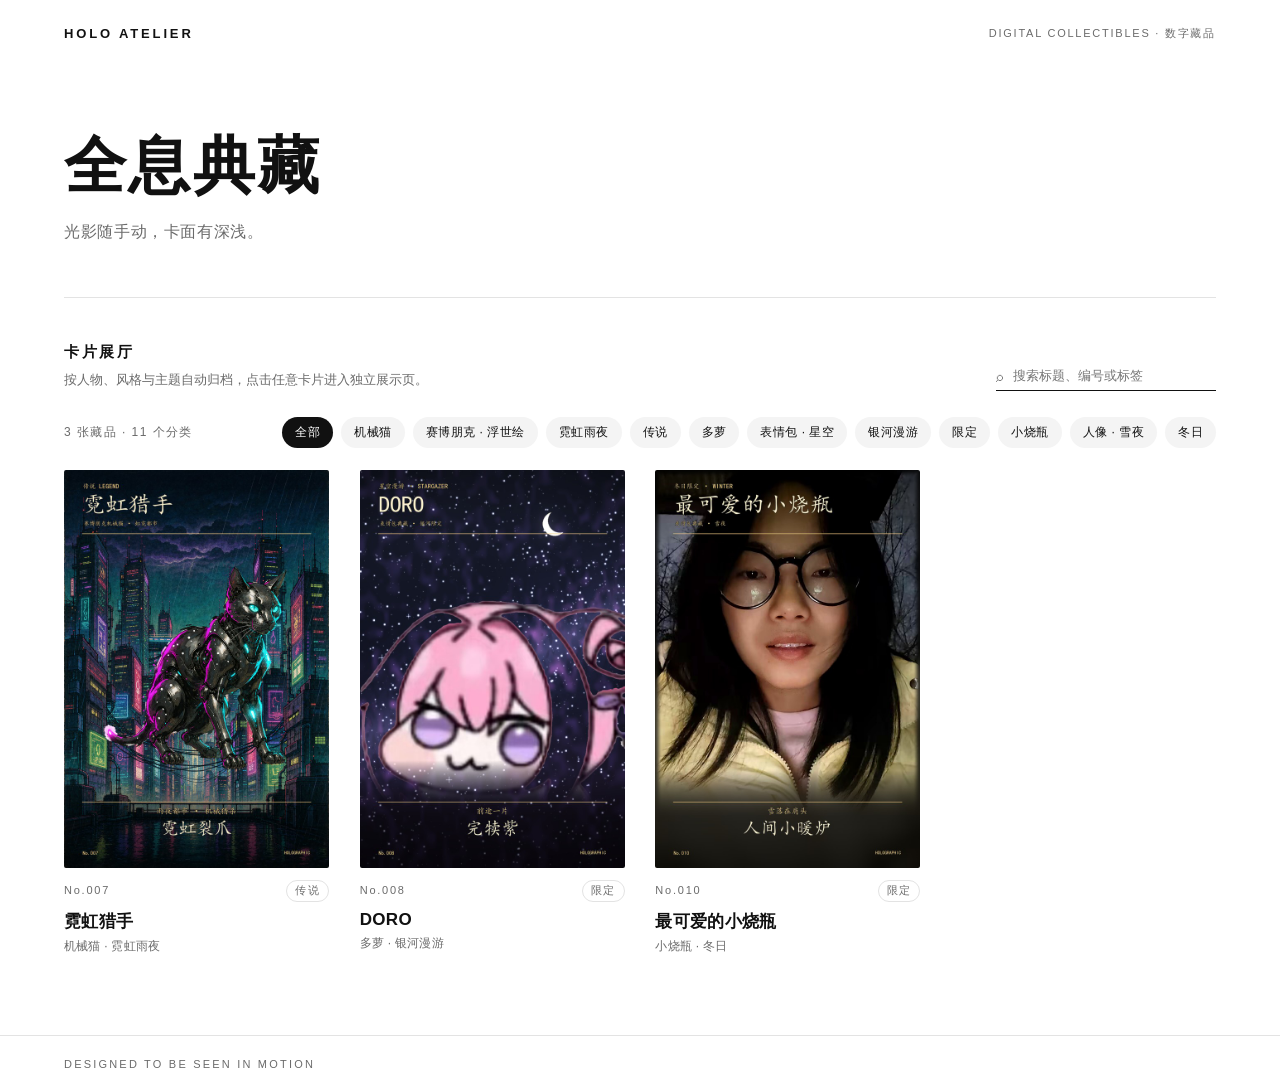
<file: index.html>
<!doctype html>
<html lang="zh-CN">
<head>
  <meta charset="utf-8">
  <meta name="viewport" content="width=device-width,initial-scale=1">
  <meta name="theme-color" content="#ffffff">
  <title>全息典藏 · HOLO ATELIER</title>
  <link rel="icon" href="data:image/svg+xml,%3Csvg xmlns=%27http://www.w3.org/2000/svg%27 viewBox=%270 0 32 32%27%3E%3Crect width=%2732%27 height=%2732%27 fill=%27%23111%27/%3E%3C/svg%3E">
  <link rel="stylesheet" href="./gallery.css">
</head>
<body>
  <header class="topbar">
    <a class="wordmark" href="./">HOLO ATELIER</a>
    <span class="kind" id="kind">DIGITAL COLLECTIBLES · 数字藏品</span>
  </header>

  <main>
    <section class="hero">
      <h1 id="brand-cn">全息典藏</h1>
      <p class="tagline" id="tagline">光影随手动，卡面有深浅。</p>
    </section>

    <section class="gallery" aria-labelledby="gallery-title">
      <div class="gallery-head">
        <div>
          <h2 id="gallery-title">卡片展厅</h2>
          <p class="note" id="gallery-note">按人物、风格与主题自动归档，点击任意卡片进入独立展示页。</p>
        </div>
        <label class="search">
          <span aria-hidden="true">⌕</span>
          <input id="search" type="search" placeholder="搜索标题、编号或标签" autocomplete="off">
        </label>
      </div>

      <div class="bar">
        <p class="stats" id="stats">正在载入…</p>
        <div class="chips" id="chips" role="group" aria-label="按分类筛选"></div>
      </div>

      <div class="grid" id="grid"></div>
      <p class="empty" id="empty" hidden>没有找到符合条件的卡片。</p>
    </section>
  </main>

  <footer>
    <span id="footer">DESIGNED TO BE SEEN IN MOTION</span>
  </footer>

  <script type="module" src="./gallery.js"></script>
</body>
</html>
</file>
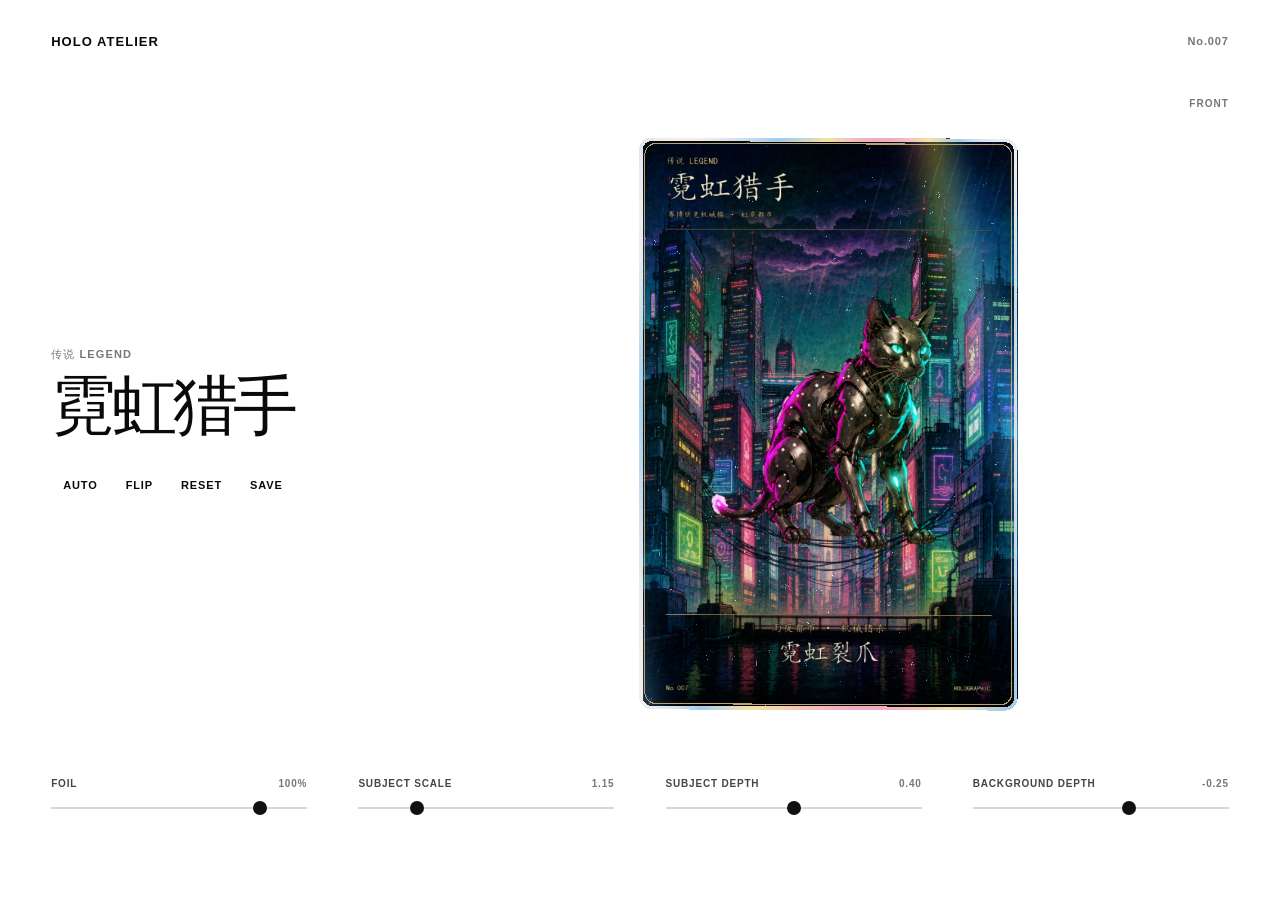
<file: cards/no-007/index.html>
<!doctype html>
<html lang="en">
<head>
  <meta charset="utf-8">
  <meta name="viewport" content="width=device-width,initial-scale=1">
  <meta name="theme-color" content="#ffffff">
  <link rel="icon" href="data:image/svg+xml,%3Csvg xmlns=%27http://www.w3.org/2000/svg%27 viewBox=%270 0 32 32%27%3E%3Crect width=%2732%27 height=%2732%27 fill=%27%23111%27/%3E%3C/svg%3E">
  <title>HOLO CARD STUDIO</title>
  <link rel="stylesheet" href="./style.css">
  <script type="importmap">{"imports":{"three":"../../vendor/three.module.js","three/addons/":"../../vendor/addons/"}}</script>
</head>
<body>
  <header class="topbar">
    <a class="wordmark" href="../../index.html" aria-label="返回展厅">HOLO ATELIER</a>
    <span id="edition" class="edition">001 / 001</span>
  </header>

  <main>
    <section class="identity" aria-labelledby="card-title">
      <p id="subtitle" class="kicker">COLLECTIBLE CARD</p>
      <h1 id="card-title">CARD TITLE</h1>
      <div class="actions" aria-label="Card actions">
        <button id="auto" type="button" aria-pressed="false">AUTO</button>
        <button id="flip" type="button">FLIP</button>
        <button id="reset" type="button">RESET</button>
        <button id="save" type="button">SAVE</button>
      </div>
    </section>

    <section class="display" aria-label="Interactive holographic card">
      <div id="stage" tabindex="0" role="img" aria-label="Drag to rotate the card. Scroll to zoom. Press F to flip and R to reset.">
        <div id="loading" role="status">LOADING</div>
      </div>
      <output id="view-label" class="view-label">FRONT</output>
    </section>
  </main>

  <section class="controls" aria-label="Card controls">
    <label>
      <span>FOIL <output id="foil-value">65%</output></span>
      <input id="foil" type="range" min="0" max="1.2" step="0.01" value="0.65">
    </label>
    <label>
      <span>SUBJECT SCALE <output id="scale-value">1.25</output></span>
      <input id="scale" type="range" min="1" max="1.7" step="0.01" value="1.25">
    </label>
    <label>
      <span>SUBJECT DEPTH <output id="depth-value">0.40</output></span>
      <input id="depth" type="range" min="0" max="0.8" step="0.01" value="0.4">
    </label>
    <label>
      <span>BACKGROUND DEPTH <output id="bg-depth-value">−0.25</output></span>
      <input id="bg-depth" type="range" min="-0.65" max="0" step="0.01" value="-0.25">
    </label>
  </section>

  <script type="module" src="./app.js"></script>
</body>
</html>
</file>
<file: gallery.css>
:root {
  --ink: #111111;
  --muted: #6b6b6b;
  --line: #e3e3e3;
  --paper: #ffffff;
  --radius: 2px;
}

* { box-sizing: border-box; }

html, body {
  margin: 0;
  background: var(--paper);
  color: var(--ink);
  font-family: "Helvetica Neue", Arial, "PingFang SC", "Microsoft YaHei", sans-serif;
  -webkit-font-smoothing: antialiased;
}

body {
  display: flex;
  min-height: 100vh;
  flex-direction: column;
}

a { color: inherit; text-decoration: none; }

.topbar {
  display: flex;
  align-items: center;
  justify-content: space-between;
  gap: 16px;
  padding: 26px clamp(20px, 5vw, 72px) 20px;
}

.wordmark {
  font-size: 13px;
  font-weight: 700;
  letter-spacing: .22em;
}

.kind {
  font-size: 11px;
  letter-spacing: .16em;
  color: var(--muted);
  text-transform: uppercase;
}

main {
  flex: 1;
  width: 100%;
  max-width: 1440px;
  margin: 0 auto;
  padding: 0 clamp(20px, 5vw, 72px) 80px;
}

.hero {
  padding: clamp(28px, 7vh, 72px) 0 clamp(28px, 6vh, 56px);
  border-bottom: 1px solid var(--line);
}

.hero h1 {
  margin: 0;
  font-size: clamp(34px, 5.2vw, 62px);
  font-weight: 800;
  letter-spacing: .04em;
}

.tagline {
  margin: 14px 0 0;
  font-size: clamp(13px, 1.3vw, 16px);
  color: var(--muted);
  letter-spacing: .04em;
}

.gallery { padding-top: clamp(28px, 5vh, 48px); }

.gallery-head {
  display: flex;
  align-items: flex-end;
  justify-content: space-between;
  gap: 24px;
  flex-wrap: wrap;
}

.gallery-head h2 {
  margin: 0;
  font-size: 15px;
  font-weight: 700;
  letter-spacing: .18em;
}

.note {
  margin: 8px 0 0;
  font-size: 12.5px;
  color: var(--muted);
  max-width: 70ch;
  line-height: 1.7;
  text-wrap: pretty;
}

.search {
  display: flex;
  align-items: center;
  gap: 8px;
  border-bottom: 1px solid var(--ink);
  padding-bottom: 6px;
  min-width: 220px;
}

.search span { color: var(--muted); font-size: 14px; }

.search input {
  border: 0;
  outline: none;
  background: transparent;
  font: inherit;
  font-size: 13px;
  width: 100%;
  color: var(--ink);
}

.bar {
  display: flex;
  align-items: center;
  justify-content: space-between;
  gap: 18px;
  flex-wrap: wrap;
  margin: 26px 0 22px;
}

.stats {
  margin: 0;
  font-size: 12px;
  letter-spacing: .12em;
  color: var(--muted);
  text-transform: uppercase;
}

.chips { display: flex; flex-wrap: wrap; gap: 8px; }

.chip {
  border: 0;
  background: #f4f4f4;
  color: var(--ink);
  font: inherit;
  font-size: 12px;
  letter-spacing: .04em;
  padding: 7px 13px;
  border-radius: 999px;
  cursor: pointer;
  transition: background .18s ease, color .18s ease;
}

.chip:hover { background: #eaeaea; }
.chip[aria-pressed="true"] { background: var(--ink); color: #fff; }

.grid {
  display: grid;
  grid-template-columns: repeat(auto-fill, minmax(232px, 1fr));
  gap: clamp(18px, 2.4vw, 34px);
}

.card { display: block; }

.thumb {
  position: relative;
  aspect-ratio: 2 / 3;
  overflow: hidden;
  background: #f2f2f2;
  border-radius: var(--radius);
}

.thumb img {
  width: 100%;
  height: 100%;
  object-fit: cover;
  display: block;
  transition: transform .5s cubic-bezier(.22,.61,.36,1), filter .35s ease;
}

.card:hover .thumb img { transform: scale(1.035); filter: brightness(1.04); }

.card .row {
  display: flex;
  align-items: baseline;
  justify-content: space-between;
  gap: 10px;
  margin-top: 12px;
}

.card .no {
  font-size: 11px;
  letter-spacing: .16em;
  color: var(--muted);
}

.card .rarity {
  font-size: 10.5px;
  letter-spacing: .12em;
  padding: 3px 8px;
  border: 1px solid var(--line);
  border-radius: 999px;
  color: var(--muted);
}

.card h3 {
  margin: 8px 0 0;
  font-size: 17px;
  font-weight: 700;
  letter-spacing: .02em;
}

.card .meta {
  margin: 5px 0 0;
  font-size: 12px;
  color: var(--muted);
  letter-spacing: .02em;
}

.empty {
  margin: 64px 0;
  text-align: center;
  color: var(--muted);
  font-size: 13px;
  letter-spacing: .06em;
}

footer {
  border-top: 1px solid var(--line);
  padding: 22px clamp(20px, 5vw, 72px);
  font-size: 11px;
  letter-spacing: .2em;
  color: var(--muted);
}

@media (max-width: 560px) {
  .topbar { padding-top: 20px; }
  .grid { grid-template-columns: repeat(auto-fill, minmax(150px, 1fr)); gap: 16px; }
  .card h3 { font-size: 15px; }
  .search { width: 100%; }
}
</file>
<file: cards/no-007/style.css>
@charset "UTF-8";
:root{
  color-scheme:light;
  font-family:Inter,"Helvetica Neue",Arial,"Noto Sans SC",sans-serif;
  font-synthesis:none;
  --ink:#0a0a0a;
  --muted:#777;
  --soft:#f3f3f3;
}
*{box-sizing:border-box}
html,body{margin:0;min-height:100%;background:#fff;color:var(--ink)}
body{padding:0 clamp(22px,4vw,72px) 34px;overflow-x:hidden}
button,a,input{-webkit-tap-highlight-color:transparent}
button{font:inherit;color:inherit}
button:focus-visible,a:focus-visible,#stage:focus-visible,input:focus-visible{outline:2px solid #111;outline-offset:4px}
.topbar{height:82px;display:flex;align-items:center;justify-content:space-between}
.wordmark{color:var(--ink);text-decoration:none;font-size:13px;font-weight:800;letter-spacing:.08em}
.edition{font-size:11px;font-weight:600;letter-spacing:.08em;color:var(--muted)}
main{width:min(1500px,100%);min-height:calc(100vh - 238px);margin:0 auto;display:grid;grid-template-columns:minmax(280px,32%) 1fr;align-items:center}
.identity{padding:24px clamp(18px,3vw,56px) 24px 0;align-self:center;position:relative;z-index:3}
.kicker{margin:0 0 15px;font-size:11px;font-weight:650;letter-spacing:.1em;color:var(--muted);text-transform:uppercase}
h1{margin:0;max-width:520px;font-size:clamp(48px,5.1vw,88px);font-weight:850;line-height:.88;letter-spacing:-.065em;overflow-wrap:anywhere}
.actions{display:flex;flex-wrap:wrap;gap:4px;margin-top:34px}
.actions button{border:0;background:transparent;padding:10px 12px;font-size:11px;font-weight:700;letter-spacing:.08em;cursor:pointer;transition:background-color .16s ease,color .16s ease}
.actions button:hover,.actions button[aria-pressed="true"]{background:var(--ink);color:#fff}
.display{position:relative;min-width:0;height:min(76vh,820px);min-height:560px;isolation:isolate}
#stage{position:absolute;inset:0;touch-action:none;cursor:grab}
#stage:active{cursor:grabbing}
#stage canvas{display:block;width:100%;height:100%}
#loading{position:absolute;inset:0;display:grid;place-items:center;font-size:10px;font-weight:700;letter-spacing:.15em;color:var(--muted);white-space:pre-wrap;text-align:center}
.view-label{position:absolute;right:0;top:16px;font-size:10px;font-weight:700;letter-spacing:.1em;color:var(--muted);pointer-events:none}
.controls{width:min(1500px,100%);margin:12px auto 0;display:grid;grid-template-columns:repeat(4,minmax(130px,1fr));gap:clamp(22px,4vw,72px);align-items:end}
.controls label{min-width:0;font-size:10px;font-weight:700;letter-spacing:.08em;color:#444}
.controls label>span{display:flex;justify-content:space-between;gap:16px;white-space:nowrap}
.controls output{font:inherit;color:var(--muted)}
input[type="range"]{--value:50%;appearance:none;-webkit-appearance:none;display:block;width:100%;height:18px;margin:10px 0 0;background:transparent;cursor:pointer}
input[type="range"]::-webkit-slider-runnable-track{height:2px;background:#d7d7d7}
input[type="range"]::-webkit-slider-thumb{-webkit-appearance:none;width:14px;height:14px;margin-top:-6px;border:0;border-radius:50%;background:#111}
input[type="range"]::-moz-range-track{height:2px;background:#d7d7d7}
input[type="range"]::-moz-range-thumb{width:14px;height:14px;border:0;border-radius:50%;background:#111}
@media(max-width:900px){
  body{padding-inline:24px}
  .topbar{height:68px}
  main{grid-template-columns:1fr;min-height:auto}
  .identity{padding:22px 0 0}
  h1{font-size:clamp(50px,12vw,82px);max-width:none}
  .actions{margin-top:20px}
  .display{height:620px;min-height:500px}
  .controls{grid-template-columns:1fr 1fr;gap:24px 32px;margin-top:0;padding-bottom:18px}
}
@media(max-width:520px){
  body{padding-inline:18px}
  .edition{font-size:9px}
  .kicker{font-size:9px}
  .display{height:500px;min-height:440px}
  .view-label{top:6px}
  .controls{grid-template-columns:1fr;gap:17px}
}
@media(prefers-reduced-motion:reduce){*{transition:none!important}}
</file>
